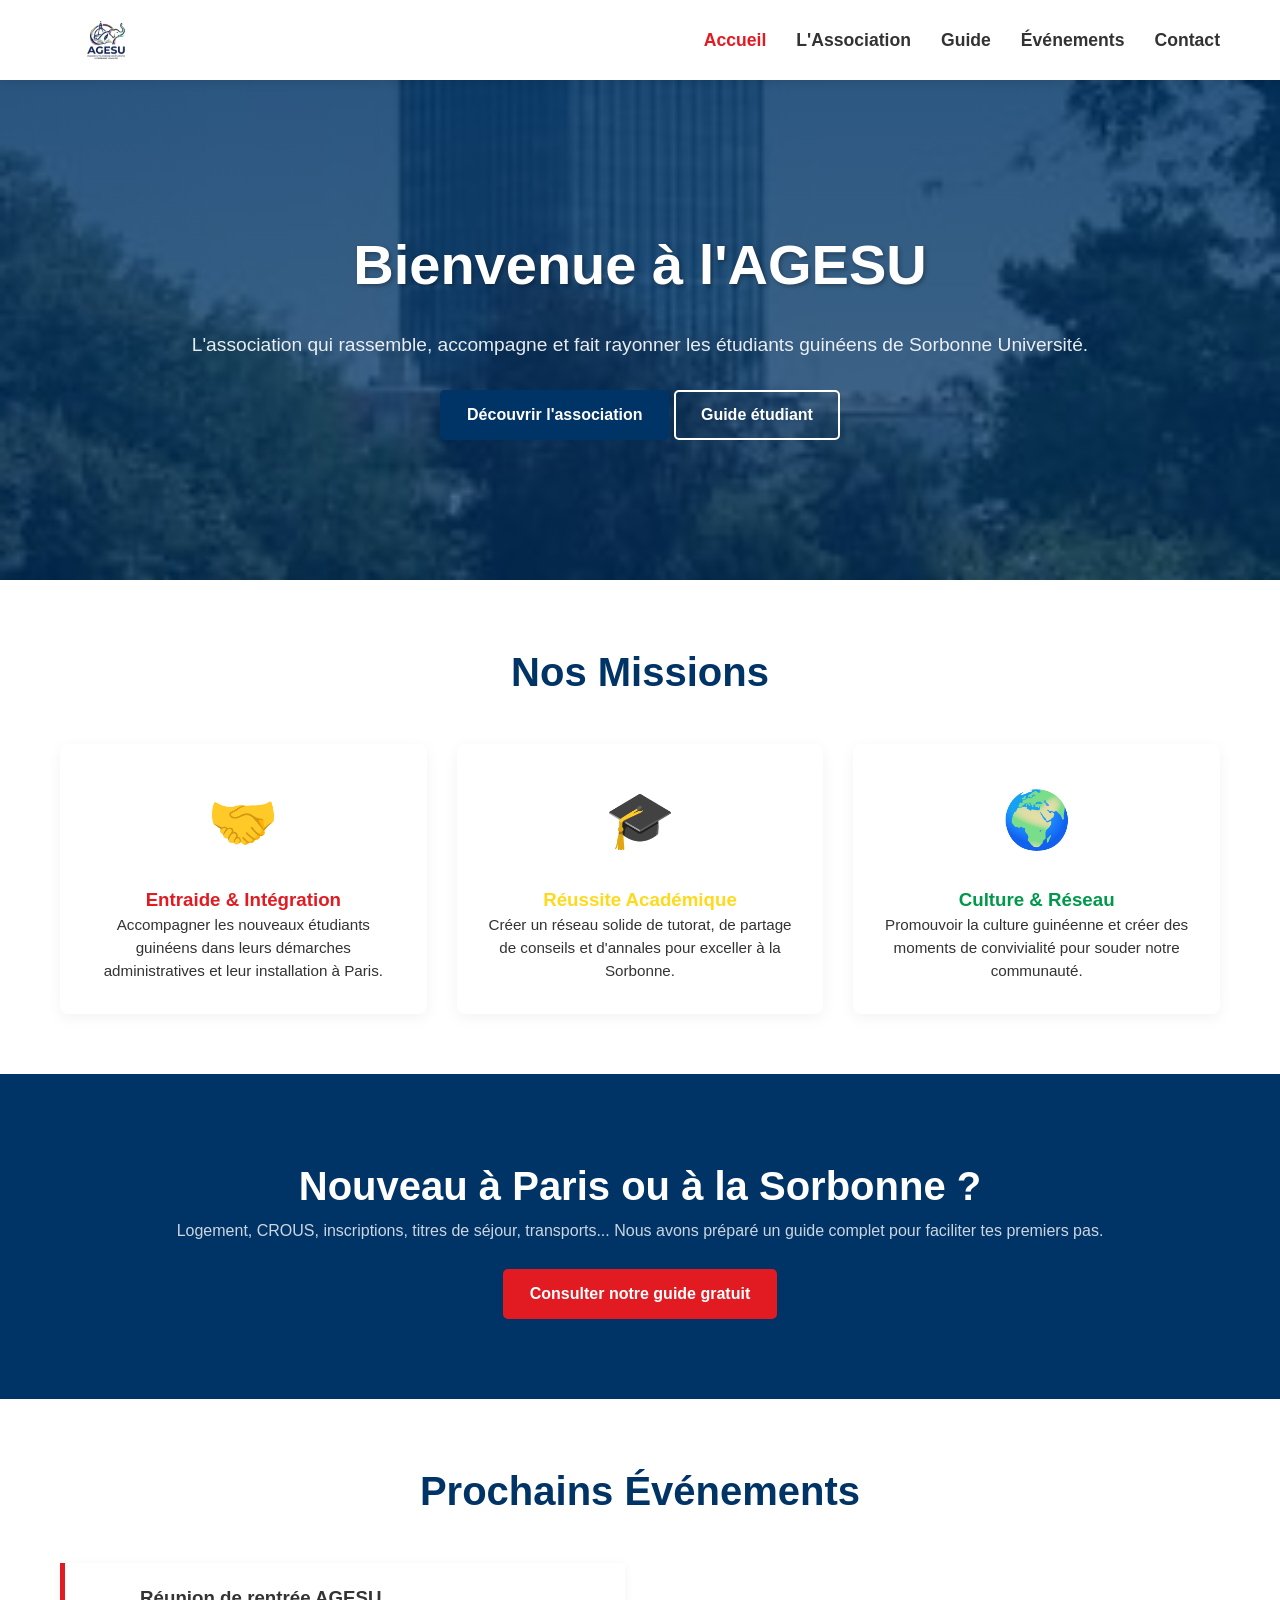
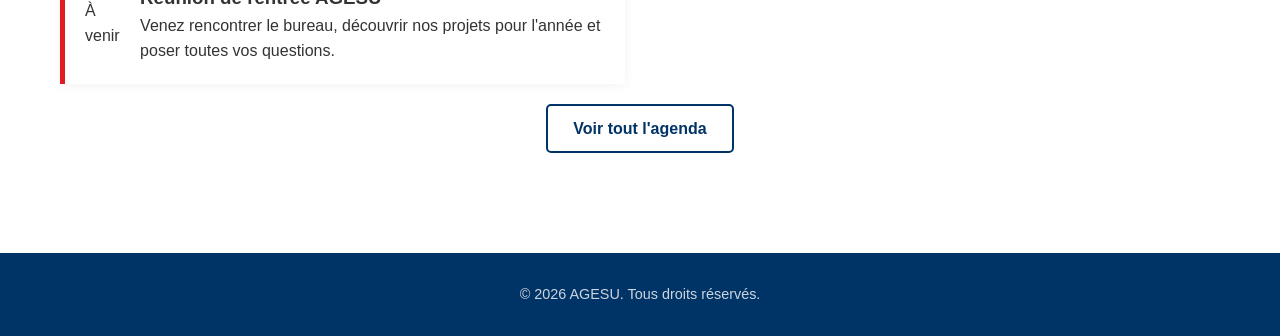
<file: public/index.html>
<!DOCTYPE html>
<html lang="fr">  
<head>
    <meta charset="UTF-8">
    <meta name="viewport" content="width=device-width, initial-scale=1.0">
    
    <title>AGESU - Accueil</title>
    <meta name="description" content="Site officiel de l'Association guinéenne des étudiants de Sorbonne Université.">
    
    <link rel="stylesheet" href="css/base.css">
    <link rel="stylesheet" href="css/components.css">
    <link rel="stylesheet" href="css/index.css">
</head>
<body>

    <header>
        <nav class="navbar container">
            <div class="logo">
                <a href="index.html">
                    <img src="assets/icons/images/logo_agesu.png" alt="Logo AGESU" id="site-logo">
                </a>
            </div>

            <div class="hamburger">
                <span class="bar"></span>
                <span class="bar"></span>
                <span class="bar"></span>
            </div>

            <ul class="nav-links">
                <li><a href="index.html" class="active">Accueil</a></li>
                <li><a href="about.html">L'Association</a></li>
                <li><a href="guide.html">Guide</a></li>
                <li><a href="events.html">Événements</a></li>
                <li><a href="contact.html">Contact</a></li>
            </ul>
        </nav>
    </header>





    <main>


<section class="hero">
            <div class="container hero-content">
                <h1>Bienvenue à l'AGESU</h1>
                <p>L'association qui rassemble, accompagne et fait rayonner les étudiants guinéens de Sorbonne Université.</p>
                <div class="hero-buttons">
                    <a href="about.html" class="btn btn-primary">Découvrir l'association</a>
                    <a href="guide.html" class="btn btn-secondary">Guide étudiant</a>
                </div>
            </div>
        </section>

        <section class="missions section-padding">
            <div class="container">
                <h2 class="section-title">Nos Missions</h2>
                <div class="grid-3-cols">
                    <div class="card">
                        <div class="card-icon">🤝</div>
                        <h3>Entraide & Intégration</h3>
                        <p>Accompagner les nouveaux étudiants guinéens dans leurs démarches administratives et leur installation à Paris.</p>
                    </div>
                    <div class="card">
                        <div class="card-icon">🎓</div>
                        <h3>Réussite Académique</h3>
                        <p>Créer un réseau solide de tutorat, de partage de conseils et d'annales pour exceller à la Sorbonne.</p>
                    </div>
                    <div class="card">
                        <div class="card-icon">🌍</div>
                        <h3>Culture & Réseau</h3>
                        <p>Promouvoir la culture guinéenne et créer des moments de convivialité pour souder notre communauté.</p>
                    </div>
                </div>
            </div>
        </section>

        <section class="guide-teaser section-padding bg-light">
            <div class="container text-center">
                <h2>Nouveau à Paris ou à la Sorbonne ?</h2>
                <p>Logement, CROUS, inscriptions, titres de séjour, transports... Nous avons préparé un guide complet pour faciliter tes premiers pas.</p>
                <br>
                <a href="guide.html" class="btn btn-primary">Consulter notre guide gratuit</a>
            </div>
        </section>

        <section class="events-preview section-padding">
            <div class="container">
                <h2 class="section-title">Prochains Événements</h2>
                <div class="grid-2-cols" id="home-events-list">
                    
                    <div class="event-card">
                        <div class="event-date">À venir</div>
                        <div class="event-info">
                            <h3>Réunion de rentrée AGESU</h3>
                            <p>Venez rencontrer le bureau, découvrir nos projets pour l'année et poser toutes vos questions.</p>
                        </div>
                    </div>

                </div>
                <div class="text-center" style="margin-top: 20px;">
                    <a href="events.html" class="btn btn-secondary">Voir tout l'agenda</a>
                </div>
            </div>
        </section>

    </main>

    
    <footer>
        <div class="container">
            <p>&copy; 2026 AGESU. Tous droits réservés.</p>
        </div>
    </footer>

    <script src="js/main.js"></script>
</body>
</html>
</file>
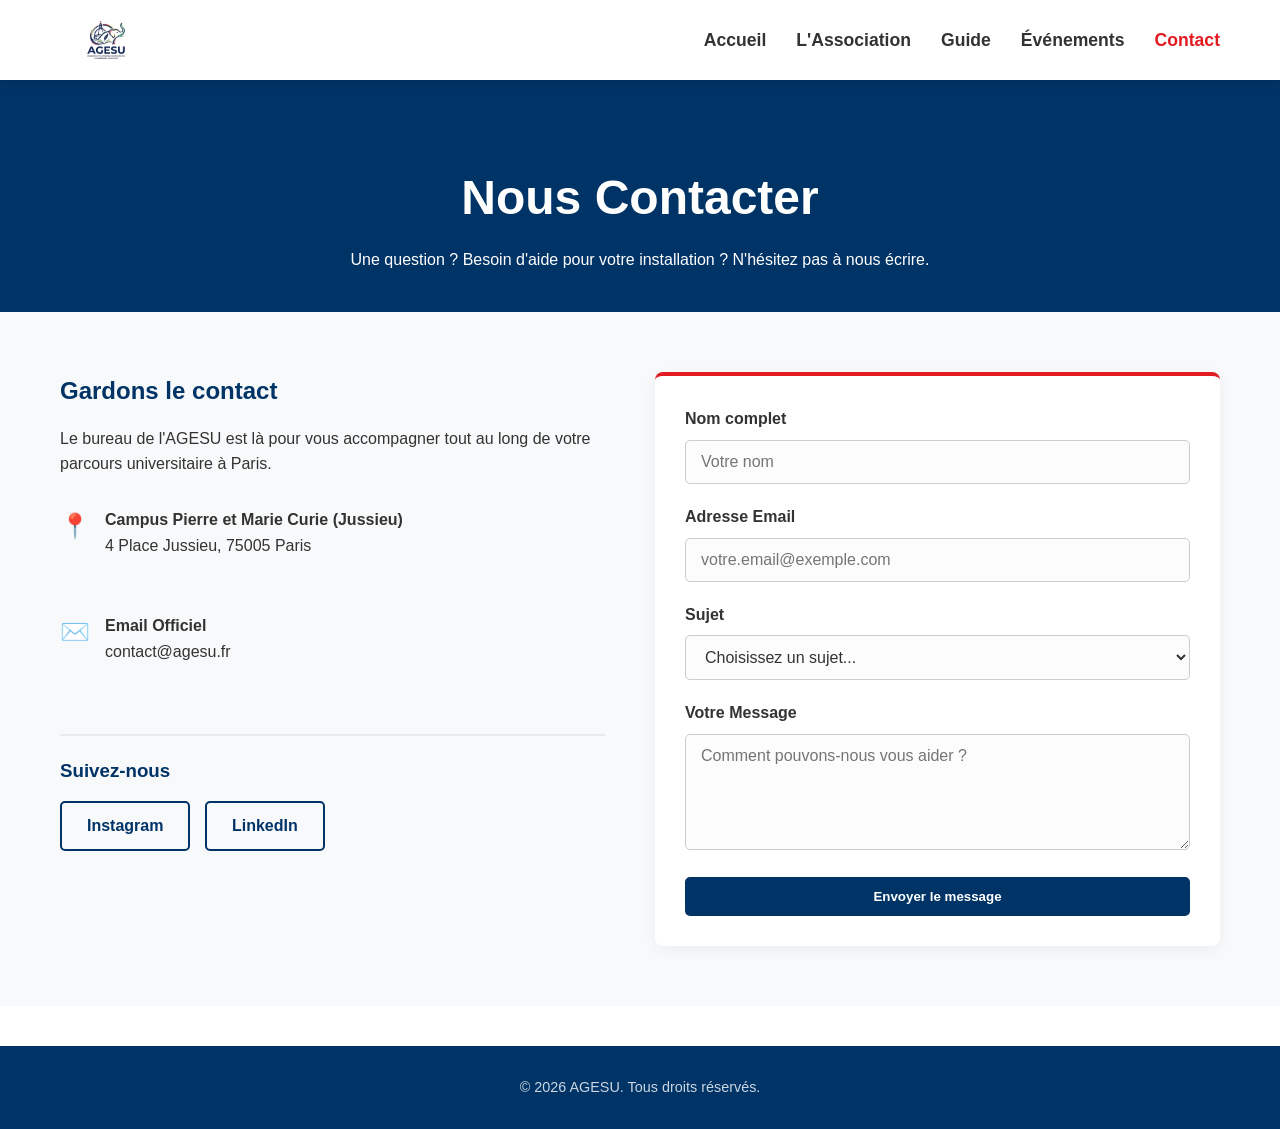
<file: public/contact.html>
<!DOCTYPE html>
<html lang="fr">  
<head>
    <meta charset="UTF-8">
    <meta name="viewport" content="width=device-width, initial-scale=1.0">
    
    <title>AGESU - Nous Contacter</title>
    <meta name="description" content="Contactez l'Association guinéenne des étudiants de Sorbonne Université.">
    
    <link rel="stylesheet" href="css/base.css">
    <link rel="stylesheet" href="css/components.css">
    <link rel="stylesheet" href="css/contact.css">
</head>
<body>

    <header>
        <nav class="navbar container">
            <div class="logo">
                <a href="index.html">
                    <img src="assets/icons/images/logo_agesu.png" alt="Logo AGESU" id="site-logo">
                </a>
            </div>

            <div class="hamburger">
                <span class="bar"></span>
                <span class="bar"></span>
                <span class="bar"></span>
            </div>

            <ul class="nav-links">
                <li><a href="index.html">Accueil</a></li>
                <li><a href="about.html">L'Association</a></li>
                <li><a href="guide.html">Guide</a></li>
                <li><a href="events.html">Événements</a></li>
                <li><a href="contact.html" class="active">Contact</a></li> </ul>
        </nav>
    </header>

    <main>
        <section class="page-header section-padding">
            <div class="container text-center">
                <h1>Nous Contacter</h1>
                <p>Une question ? Besoin d'aide pour votre installation ? N'hésitez pas à nous écrire.</p>
            </div>
        </section>

        <section class="contact-section section-padding bg-light">
            <div class="container">
                
                <div class="grid-2-cols">
                    
                    <div class="contact-info">
                        <h2>Gardons le contact</h2>
                        <p>Le bureau de l'AGESU est là pour vous accompagner tout au long de votre parcours universitaire à Paris.</p>
                        
                        <div class="info-block">
                            <div class="info-icon">📍</div>
                            <div>
                                <strong>Campus Pierre et Marie Curie (Jussieu)</strong>
                                <p>4 Place Jussieu, 75005 Paris</p>
                            </div>
                        </div>

                        <div class="info-block">
                            <div class="info-icon">✉️</div>
                            <div>
                                <strong>Email Officiel</strong>
                                <p>contact@agesu.fr</p> </div>
                        </div>

                        <div class="social-links">
                            <h3>Suivez-nous</h3>
                            <a href="#" class="btn btn-secondary">Instagram</a>
                            <a href="#" class="btn btn-secondary">LinkedIn</a>
                        </div>
                    </div>

                    <div class="contact-form-container">
                        <form class="contact-form" action="#" method="POST">
                            <div class="form-group">
                                <label for="name">Nom complet</label>
                                <input type="text" id="name" name="name" placeholder="Votre nom" required>
                            </div>

                            <div class="form-group">
                                <label for="email">Adresse Email</label>
                                <input type="email" id="email" name="email" placeholder="votre.email@exemple.com" required>
                            </div>

                            <div class="form-group">
                                <label for="subject">Sujet</label>
                                <select id="subject" name="subject" required>
                                    <option value="" disabled selected>Choisissez un sujet...</option>
                                    <option value="inscription">Aide à l'inscription / Logement</option>
                                    <option value="adhesion">Adhérer à l'association</option>
                                    <option value="partenariat">Proposition de partenariat</option>
                                    <option value="autre">Autre question</option>
                                </select>
                            </div>

                            <div class="form-group">
                                <label for="message">Votre Message</label>
                                <textarea id="message" name="message" rows="5" placeholder="Comment pouvons-nous vous aider ?" required></textarea>
                            </div>

                            <button type="submit" class="btn btn-primary" style="width: 100%;">Envoyer le message</button>
                        </form>
                    </div>

                </div>

            </div>
        </section>
    </main>

    <footer>
        <div class="container">
            <p>&copy; 2026 AGESU. Tous droits réservés.</p>
        </div>
    </footer>

    <script src="js/main.js"></script>
</body>
</html>
</file>
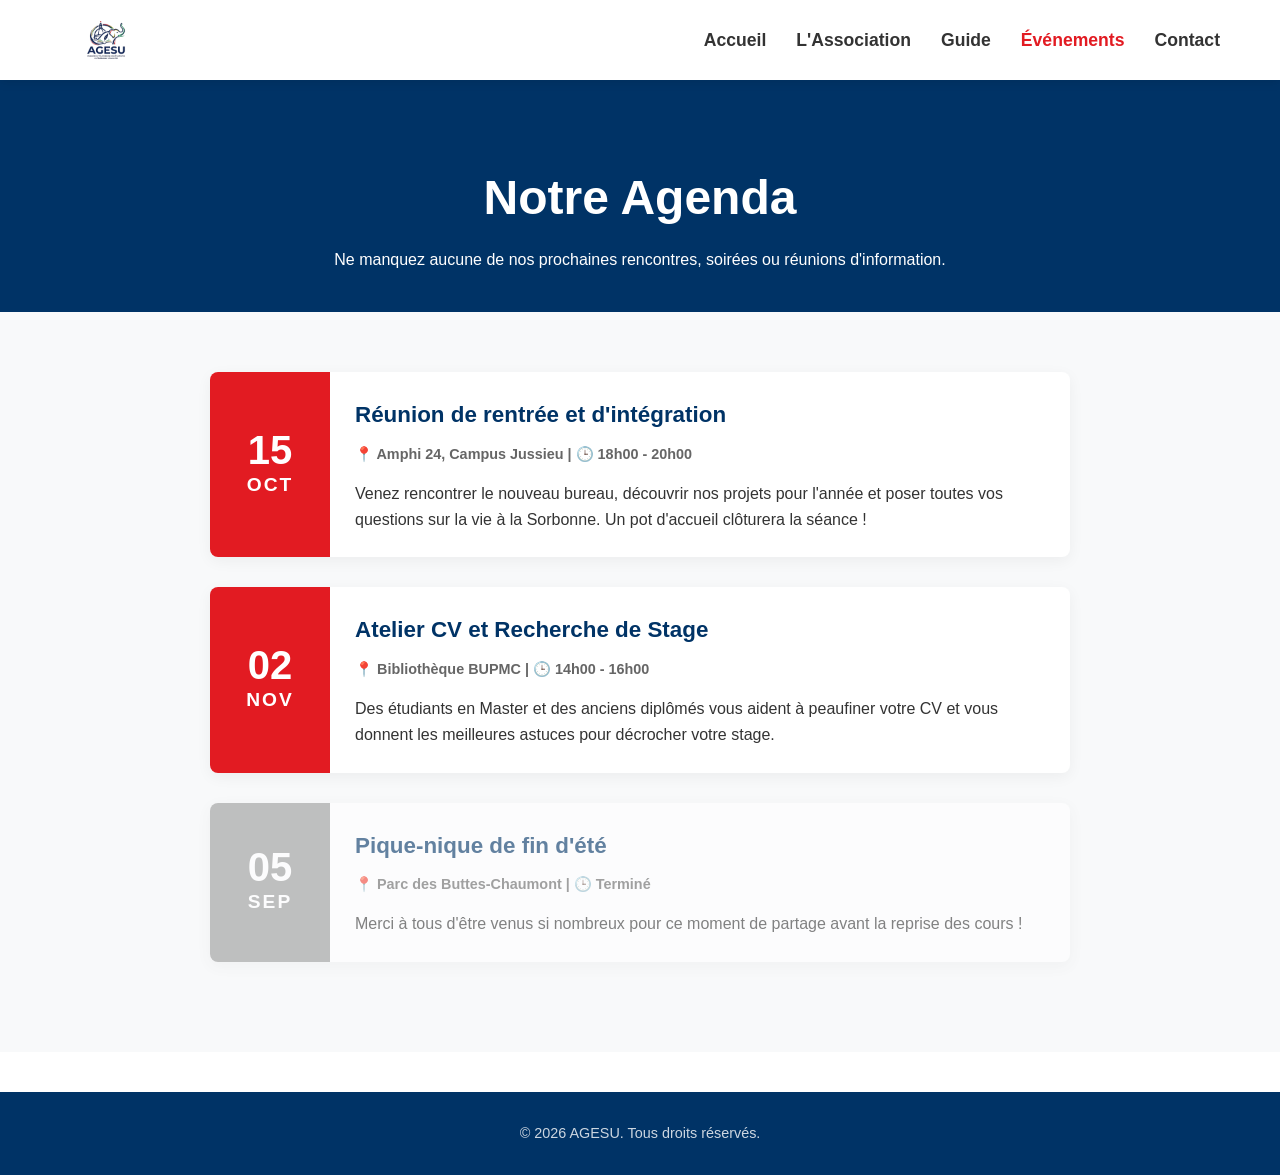
<file: public/events.html>
<!DOCTYPE html>
<html lang="fr">  
<head>
    <meta charset="UTF-8">
    <meta name="viewport" content="width=device-width, initial-scale=1.0">
    
    <title>AGESU - Événements</title>
    <meta name="description" content="Agenda et événements à venir de l'Association guinéenne des étudiants de Sorbonne Université.">
    
    <link rel="stylesheet" href="css/base.css">
    <link rel="stylesheet" href="css/components.css">
    <link rel="stylesheet" href="css/events.css">
</head>
<body>

    <header>
        <nav class="navbar container">
            <div class="logo">
                <a href="index.html">
                    <img src="assets/icons/images/logo_agesu.png" alt="Logo AGESU" id="site-logo">
                </a>
            </div>

            <div class="hamburger">
                <span class="bar"></span>
                <span class="bar"></span>
                <span class="bar"></span>
            </div>

            <ul class="nav-links">
                <li><a href="index.html">Accueil</a></li>
                <li><a href="about.html">L'Association</a></li>
                <li><a href="guide.html">Guide</a></li>
                <li><a href="events.html" class="active">Événements</a></li> <li><a href="contact.html">Contact</a></li>
            </ul>
        </nav>
    </header>

    <main>
        <section class="page-header section-padding">
            <div class="container text-center">
                <h1>Notre Agenda</h1>
                <p>Ne manquez aucune de nos prochaines rencontres, soirées ou réunions d'information.</p>
            </div>
        </section>

        <section class="events-list-section section-padding bg-light">
            <div class="container" style="max-width: 900px;"> <div class="agenda-card">
                    <div class="agenda-date">
                        <span class="day">15</span>
                        <span class="month">OCT</span>
                    </div>
                    <div class="agenda-info">
                        <h3>Réunion de rentrée et d'intégration</h3>
                        <p class="agenda-meta">📍 Amphi 24, Campus Jussieu | 🕒 18h00 - 20h00</p>
                        <p>Venez rencontrer le nouveau bureau, découvrir nos projets pour l'année et poser toutes vos questions sur la vie à la Sorbonne. Un pot d'accueil clôturera la séance !</p>
                    </div>
                </div>

                <div class="agenda-card">
                    <div class="agenda-date">
                        <span class="day">02</span>
                        <span class="month">NOV</span>
                    </div>
                    <div class="agenda-info">
                        <h3>Atelier CV et Recherche de Stage</h3>
                        <p class="agenda-meta">📍 Bibliothèque BUPMC | 🕒 14h00 - 16h00</p>
                        <p>Des étudiants en Master et des anciens diplômés vous aident à peaufiner votre CV et vous donnent les meilleures astuces pour décrocher votre stage.</p>
                    </div>
                </div>

                <div class="agenda-card past-event">
                    <div class="agenda-date">
                        <span class="day">05</span>
                        <span class="month">SEP</span>
                    </div>
                    <div class="agenda-info">
                        <h3>Pique-nique de fin d'été</h3>
                        <p class="agenda-meta">📍 Parc des Buttes-Chaumont | 🕒 Terminé</p>
                        <p>Merci à tous d'être venus si nombreux pour ce moment de partage avant la reprise des cours !</p>
                    </div>
                </div>

            </div>
        </section>
    </main>

    <footer>
        <div class="container">
            <p>&copy; 2026 AGESU. Tous droits réservés.</p>
        </div>
    </footer>

    <script src="js/main.js"></script>
</body>
</html>
</file>
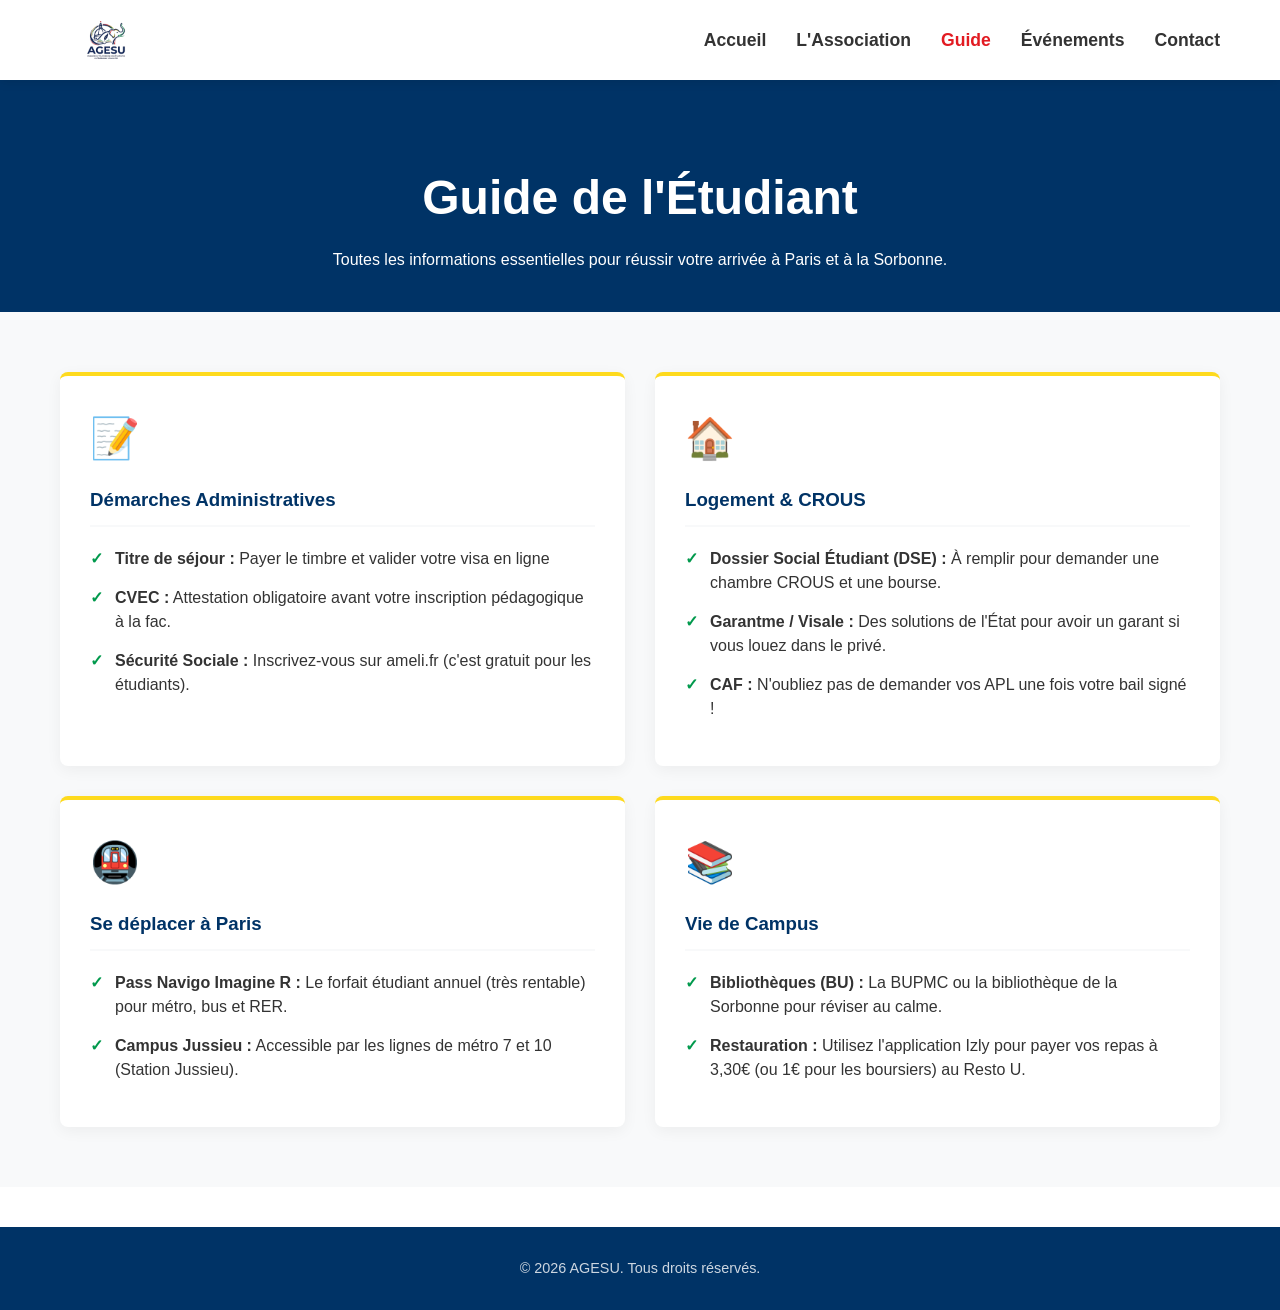
<file: public/guide.html>
<!DOCTYPE html>
<html lang="fr">  
<head>
    <meta charset="UTF-8">
    <meta name="viewport" content="width=device-width, initial-scale=1.0">
    
    <title>AGESU - Guide Étudiant</title>
    <meta name="description" content="Guide pratique pour l'installation et l'intégration des étudiants guinéens à Sorbonne Université.">
    
    <link rel="stylesheet" href="css/base.css">
    <link rel="stylesheet" href="css/components.css">
    <link rel="stylesheet" href="css/guide.css">
</head>
<body>

    <header>
        <nav class="navbar container">
            <div class="logo">
                <a href="index.html">
                    <img src="assets/icons/images/logo_agesu.png" alt="Logo AGESU" id="site-logo">
                </a>
            </div>

            <div class="hamburger">
                <span class="bar"></span>
                <span class="bar"></span>
                <span class="bar"></span>
            </div>

            <ul class="nav-links">
                <li><a href="index.html">Accueil</a></li>
                <li><a href="about.html">L'Association</a></li>
                <li><a href="guide.html" class="active">Guide</a></li> <li><a href="events.html">Événements</a></li>
                <li><a href="contact.html">Contact</a></li>
            </ul>
        </nav>
    </header>

    <main>
        <section class="page-header section-padding">
            <div class="container text-center">
                <h1>Guide de l'Étudiant</h1>
                <p>Toutes les informations essentielles pour réussir votre arrivée à Paris et à la Sorbonne.</p>
            </div>
        </section>

        <section class="guide-content section-padding bg-light">
            <div class="container">
                
                <div class="grid-2-cols">
                    
                    <div class="guide-card">
                        <div class="guide-icon">📝</div>
                        <h3>Démarches Administratives</h3>
                        <ul class="guide-list">
                            <li><strong>Titre de séjour :</strong> Payer le timbre et valider votre visa en ligne </li>
                            <li><strong>CVEC :</strong> Attestation obligatoire avant votre inscription pédagogique à la fac.</li>
                            <li><strong>Sécurité Sociale :</strong> Inscrivez-vous sur ameli.fr (c'est gratuit pour les étudiants).</li>
                        </ul>
                    </div>

                    <div class="guide-card">
                        <div class="guide-icon">🏠</div>
                        <h3>Logement & CROUS</h3>
                        <ul class="guide-list">
                            <li><strong>Dossier Social Étudiant (DSE) :</strong> À remplir pour demander une chambre CROUS et une bourse.</li>
                            <li><strong>Garantme / Visale :</strong> Des solutions de l'État pour avoir un garant si vous louez dans le privé.</li>
                            <li><strong>CAF :</strong> N'oubliez pas de demander vos APL une fois votre bail signé !</li>
                        </ul>
                    </div>

                    <div class="guide-card">
                        <div class="guide-icon">🚇</div>
                        <h3>Se déplacer à Paris</h3>
                        <ul class="guide-list">
                            <li><strong>Pass Navigo Imagine R :</strong> Le forfait étudiant annuel (très rentable) pour métro, bus et RER.</li>
                            <li><strong>Campus Jussieu :</strong> Accessible par les lignes de métro 7 et 10 (Station Jussieu).</li>
                        </ul>
                    </div>

                    <div class="guide-card">
                        <div class="guide-icon">📚</div>
                        <h3>Vie de Campus</h3>
                        <ul class="guide-list">
                            <li><strong>Bibliothèques (BU) :</strong> La BUPMC ou la bibliothèque de la Sorbonne pour réviser au calme.</li>
                            <li><strong>Restauration :</strong> Utilisez l'application Izly pour payer vos repas à 3,30€ (ou 1€ pour les boursiers) au Resto U.</li>
                        </ul>
                    </div>

                </div>

            </div>
        </section>
    </main>

    <footer>
        <div class="container">
            <p>&copy; 2026 AGESU. Tous droits réservés.</p>
        </div>
    </footer>

    <script src="js/main.js"></script>
</body>
</html>
</file>
<file: public/css/base.css>
/* =========================================
   1. VARIABLES & RESET DE BASE
========================================= */
:root {
    --sorbonne-navy: #003366;
    --sorbonne-sky: #66CCFF;  
    --guinea-red: #E21B22;   
    --guinea-yellow: #FEDA1D; 
    --guinea-green: #00994C;  
    
    --primary-color: var(--sorbonne-navy);
    --secondary-color: var(--guinea-red);  
    --accent-color: var(--guinea-green);   
    --culture-color: var(--guinea-yellow); 
    
    --text-color: #333333;
    --text-light: #ffffff;
    --light-bg: #f8f9fa; 
    --white: #ffffff;
    
    --font-main: 'Segoe UI', Tahoma, Geneva, Verdana, sans-serif;
}

* {
    margin: 0;
    padding: 0;
    box-sizing: border-box;
}

body {
    font-family: var(--font-main);
    color: var(--text-color);
    line-height: 1.6;
    background-color: var(--white);
}

/* =========================================
   2. CLASSES UTILITAIRES GLOBALES
========================================= */
.container {
    max-width: 1200px;
    margin: 0 auto;
    padding: 0 20px;
}

.text-center { text-align: center; }
.section-padding { padding: 60px 0; }
.bg-light { background-color: var(--light-bg); }

.section-title {
    text-align: center;
    font-size: 2.5rem;
    margin-bottom: 40px;
    color: var(--primary-color);
}

/* =========================================
   3. BOUTONS
========================================= */
.btn {
    display: inline-block;
    padding: 10px 25px;
    text-decoration: none;
    border-radius: 5px;
    font-weight: bold;
    cursor: pointer;
    transition: all 0.3s ease;
}

.btn-primary {
    background-color: var(--primary-color);
    color: var(--white);
    border: 2px solid var(--primary-color);
}

.btn-primary:hover {
    background-color: var(--secondary-color);
    border-color: var(--secondary-color);
}

.btn-secondary {
    background-color: transparent;
    color: var(--primary-color);
    border: 2px solid var(--primary-color);
}

.btn-secondary:hover {
    background-color: var(--primary-color);
    color: var(--white);
}

/* =========================================
   GRILLES (Structure)
========================================= */
.grid-3-cols, .grid-2-cols {
    display: grid;
    gap: 30px;
}

.grid-3-cols { grid-template-columns: repeat(3, 1fr); }
.grid-2-cols { grid-template-columns: repeat(2, 1fr); }

/* RESPONSIVE BASE */
@media (max-width: 768px) {
    .section-title {
        font-size: 2rem;
    }
    .grid-3-cols, .grid-2-cols {
        grid-template-columns: 1fr; 
    }
}
</file>
<file: public/css/components.css>
/* =========================================
   EN-TÊTE & NAVIGATION (Header)
========================================= */
header {
    background-color: var(--white);
    box-shadow: 0 2px 10px rgba(0, 0, 0, 0.1);
    position: sticky;
    top: 0;
    z-index: 1000;
}

.navbar {
    display: flex;
    justify-content: space-between;
    align-items: center;
    height: 80px;
}

.logo {
    display: flex;
    align-items: center;
}

#site-logo {
    height: 50px;
    width: auto;
    display: block;
}

.nav-links {
    display: flex;
    list-style: none;
}

.nav-links li { margin-left: 30px; }

.nav-links a {
    text-decoration: none;
    color: var(--text-color);
    font-weight: 600;
    font-size: 1.1rem;
    transition: color 0.3s ease;
}

.nav-links a:hover, 
.nav-links a.active {
    color: var(--secondary-color); 
}

.hamburger { display: none; }

/* =========================================
   PIED DE PAGE (FOOTER)
========================================= */
footer {
    background-color: var(--primary-color);
    color: var(--white);
    text-align: center;
    padding: 30px 0;
    margin-top: 40px;
}

footer p {
    font-size: 0.9rem;
    opacity: 0.8;
}

/* =========================================
   RESPONSIVE MENU BURGER
========================================= */
@media (max-width: 768px) {
    .hamburger {
        display: block; 
        cursor: pointer;
    }
    .hamburger .bar {
        display: block;
        width: 25px;
        height: 3px;
        margin: 5px auto;
        transition: all 0.3s ease;
        background-color: var(--primary-color);
    }
    .nav-links {
        position: fixed;
        left: -100%;
        top: 80px;
        flex-direction: column;
        background-color: var(--white);
        width: 100%;
        text-align: center;
        transition: 0.3s ease;
        box-shadow: 0 10px 10px rgba(0, 0, 0, 0.1);
    }
    .nav-links li { margin: 25px 0; }
    .nav-links.active { left: 0; }
    
    .hamburger.active .bar:nth-child(2) { opacity: 0; }
    .hamburger.active .bar:nth-child(1) { transform: translateY(8px) rotate(45deg); }
    .hamburger.active .bar:nth-child(3) { transform: translateY(-8px) rotate(-45deg); }
}

/* =========================================
   EN-TÊTE DES PAGES SECONDAIRES (Page Header)
========================================= */
.page-header {
    background-color: var(--sorbonne-navy);
    color: var(--white);
    padding: 80px 0 40px 0;
}

.page-header h1 {
    font-size: 3rem;
    margin-bottom: 10px;
}
</file>
<file: public/css/index.css>
/* =========================================
   SECTION BANNIÈRE (HERO)
========================================= */
.hero {
    background-image: linear-gradient(rgba(0, 51, 102, 0.8), rgba(0, 51, 102, 0.7)), url('../assets/icons/images/sorbonne-bg.jpeg');
    background-size: cover;
    background-position: center;
    padding: 140px 0;
    text-align: center;
}

.hero h1 {
    font-size: 3.5rem;
    color: var(--white);
    margin-bottom: 20px;
    text-shadow: 2px 2px 4px rgba(0,0,0,0.3);
}

.hero p {
    font-size: 1.2rem;
    max-width: 900px;
    margin: 0 auto 30px auto;
    color: var(--white);
    opacity: 0.9;
}

.hero .btn-secondary { color: var(--white); border-color: var(--white); }
.hero .btn-secondary:hover { background-color: var(--white); color: var(--primary-color); }

/* =========================================
   DESIGN DES CARTES (Missions & Événements)
========================================= */
.card {
    background-color: var(--white);
    padding: 30px;
    border-radius: 8px;
    box-shadow: 0 4px 15px rgba(0,0,0,0.05);
    text-align: center;
    transition: transform 0.3s ease;
    border: 1px solid transparent;
}

.card:hover {
    transform: translateY(-5px);
    border-color: rgba(0,0,0,0.05);
}

.card-icon { font-size: 3.5rem; margin-bottom: 20px; }
.card p { font-size: 0.95rem; line-height: 1.5; }

.missions .card:nth-child(1) h3 { color: var(--guinea-red); }
.missions .card:nth-child(2) h3 { color: var(--guinea-yellow); }
.missions .card:nth-child(3) h3 { color: var(--guinea-green); }

.event-card {
    background-color: var(--white);
    border-left: 5px solid var(--guinea-red);
    padding: 20px;
    box-shadow: 0 2px 10px rgba(0,0,0,0.05);
    display: flex;
    align-items: center;
    gap: 20px;
}

/* =========================================
   SECTION GUIDE TEASER
========================================= */
.guide-teaser {
    background-color: var(--sorbonne-navy); 
    color: var(--text-light);
    padding: 80px 0;
}

.guide-teaser h2 { font-size: 2.5rem; color: var(--text-light); }
.guide-teaser p { color: rgba(255,255,255,0.8); }
.guide-teaser .btn-primary { background-color: var(--guinea-red); border-color: var(--guinea-red); }
.guide-teaser .btn-primary:hover { background-color: var(--guinea-yellow); border-color: var(--guinea-yellow); color: #333; }

/* RESPONSIVE HERO */
@media (max-width: 768px) {
    .hero { padding: 60px 0; }
    .hero h1 { font-size: 2.2rem; }
}
</file>
<file: public/css/contact.css>
/* =========================================
   PAGE CONTACT
========================================= */

/* --- Colonne de gauche : Infos --- */
.contact-info {
    padding-right: 20px;
}

.contact-info h2 {
    color: var(--primary-color);
    margin-bottom: 15px;
}

.contact-info p {
    margin-bottom: 30px;
}

.info-block {
    display: flex;
    align-items: flex-start;
    gap: 15px;
    margin-bottom: 25px;
}

.info-icon {
    font-size: 1.5rem;
}

.social-links {
    margin-top: 40px;
    padding-top: 20px;
    border-top: 2px solid #eaeaea;
}

.social-links h3 {
    margin-bottom: 15px;
    color: var(--primary-color);
}

.social-links .btn {
    margin-right: 10px;
    margin-bottom: 10px;
}

/* --- Colonne de droite : Formulaire --- */
.contact-form-container {
    background-color: var(--white);
    padding: 30px;
    border-radius: 8px;
    box-shadow: 0 4px 15px rgba(0,0,0,0.05);
    border-top: 4px solid var(--guinea-red); /* Touche de rouge pour l'action */
}

.form-group {
    margin-bottom: 20px;
}

/* Design des labels (titres des champs) */
.form-group label {
    display: block;
    margin-bottom: 8px;
    font-weight: bold;
    color: var(--text-color);
}

/* Design des champs de saisie (inputs, select, textarea) */
.form-group input,
.form-group select,
.form-group textarea {
    width: 100%;
    padding: 12px 15px;
    border: 1px solid #ccc;
    border-radius: 5px;
    font-family: var(--font-main);
    font-size: 1rem;
    color: var(--text-color);
    background-color: #fcfcfc;
    transition: all 0.3s ease;
}

/* Effet quand on clique dans un champ (Focus) */
.form-group input:focus,
.form-group select:focus,
.form-group textarea:focus {
    outline: none;
    border-color: var(--primary-color); /* Le bord devient bleu Sorbonne */
    box-shadow: 0 0 5px rgba(0, 51, 102, 0.2); /* Légère lueur bleue */
    background-color: var(--white);
}

/* Permet de redimensionner le textarea uniquement vers le bas */
.form-group textarea {
    resize: vertical; 
}
</file>
<file: public/css/events.css>
/* =========================================
   PAGE ÉVÉNEMENTS
========================================= */

/* --- Design de l'Agenda --- */
.agenda-card {
    background-color: var(--white);
    border-radius: 8px;
    box-shadow: 0 4px 15px rgba(0,0,0,0.05);
    margin-bottom: 30px;
    display: flex; /* Aligne la date et le texte côte à côte */
    overflow: hidden; /* Empêche la couleur de la date de déborder des coins arrondis */
    transition: transform 0.3s ease;
}

.agenda-card:hover {
    transform: translateY(-3px);
    box-shadow: 0 6px 20px rgba(0,0,0,0.1);
}

/* Le bloc avec le chiffre de la date */
.agenda-date {
    background-color: var(--guinea-red); /* Rouge pour attirer l'œil */
    color: var(--white);
    min-width: 120px;
    display: flex;
    flex-direction: column;
    justify-content: center;
    align-items: center;
    padding: 20px;
}

.agenda-date .day {
    font-size: 2.5rem;
    font-weight: 900;
    line-height: 1;
}

.agenda-date .month {
    font-size: 1.2rem;
    font-weight: bold;
    text-transform: uppercase;
    letter-spacing: 2px;
}

/* Les détails de l'événement */
.agenda-info {
    padding: 25px;
    flex-grow: 1; /* Prend tout l'espace restant à droite */
}

.agenda-info h3 {
    color: var(--primary-color);
    margin-bottom: 10px;
    font-size: 1.4rem;
}

.agenda-meta {
    font-size: 0.9rem;
    color: #666;
    margin-bottom: 15px;
    font-weight: bold;
}

/* Style pour les événements déjà passés */
.past-event {
    opacity: 0.6; /* Rend la carte un peu transparente */
}

.past-event .agenda-date {
    background-color: #999; /* La date devient grise au lieu de rouge */
}

/* RESPONSIVE : Sur mobile, on empile la date au-dessus du texte */
@media (max-width: 768px) {
    .agenda-card {
        flex-direction: column;
    }
    
    .agenda-date {
        min-width: 100%;
        flex-direction: row; /* Met le jour et le mois côte à côte */
        gap: 10px;
        padding: 15px;
    }
}
</file>
<file: public/css/guide.css>
/* =========================================
   PAGE GUIDE ÉTUDIANT
========================================= */

/* Design des cartes d'information */
.guide-card {
    background-color: var(--white);
    padding: 30px;
    border-radius: 8px;
    box-shadow: 0 4px 15px rgba(0,0,0,0.05);
    border-top: 4px solid var(--guinea-yellow); /* Touche de jaune pour cette section */
}

.guide-icon {
    font-size: 2.5rem;
    margin-bottom: 15px;
}

.guide-card h3 {
    color: var(--primary-color);
    margin-bottom: 20px;
    border-bottom: 2px solid var(--light-bg);
    padding-bottom: 10px;
}

/* Design personnalisé pour les listes (pour éviter les vieux points noirs) */
.guide-list {
    list-style: none;
}

.guide-list li {
    margin-bottom: 15px;
    padding-left: 25px;
    position: relative; /* Nécessaire pour placer le "check" au début */
    line-height: 1.5;
}

/* L'astuce magique : on crée un vrai "check" vert avant chaque élément de la liste ! */
.guide-list li::before {
    content: "✓";
    color: var(--guinea-green);
    font-weight: bold;
    position: absolute;
    left: 0;
    top: 0;
}
</file>
